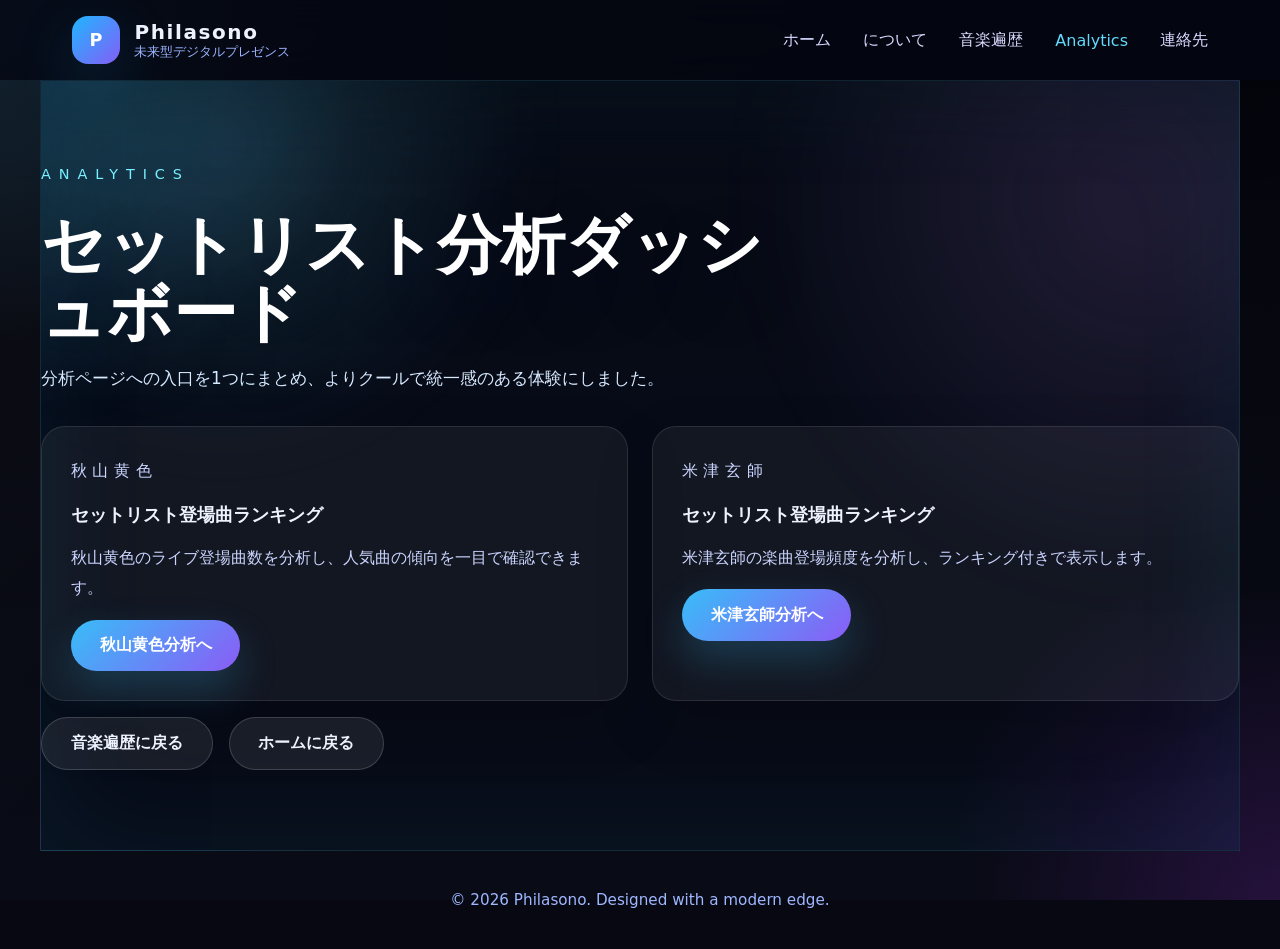
<file: analytics.html>
<!DOCTYPE html>
<html lang="ja">
<head>
    <meta charset="UTF-8">
    <meta name="viewport" content="width=device-width, initial-scale=1.0">
    <title>Philasono - Analytics</title>
    <link rel="stylesheet" href="style.css">
</head>
<body>
    <div class="page-bg"></div>

    <nav class="navbar">
        <div class="navbar-container">
            <div class="brand">
                <span class="brand-mark">P</span>
                <div>
                    <div class="logo">Philasono</div>
                    <p class="tagline">未来型デジタルプレゼンス</p>
                </div>
            </div>

            <button class="menu-toggle" aria-label="メニューを開く">
                <span></span>
                <span></span>
                <span></span>
            </button>

            <ul class="menu">
                <li><a href="index.html#home">ホーム</a></li>
                <li><a href="index.html#about">について</a></li>
                <li><a href="music.html">音楽遍歴</a></li>
                <li><a class="active" href="analytics.html">Analytics</a></li>
                <li><a href="index.html#contact">連絡先</a></li>
            </ul>
        </div>
    </nav>

    <main class="section section-alt section-music">
        <div class="section-header section-header-music">
            <p class="eyebrow">ANALYTICS</p>
            <h2>セットリスト分析ダッシュボード</h2>
            <p class="section-lead">分析ページへの入口を1つにまとめ、よりクールで統一感のある体験にしました。</p>
        </div>

        <div class="analysis-panel">
            <div class="analysis-card">
                <p class="eyebrow">秋山黄色</p>
                <h3>セットリスト登場曲ランキング</h3>
                <p>秋山黄色のライブ登場曲数を分析し、人気曲の傾向を一目で確認できます。</p>
                <a class="button button-primary" href="setlist.html">秋山黄色分析へ</a>
            </div>
            <div class="analysis-card">
                <p class="eyebrow">米津玄師</p>
                <h3>セットリスト登場曲ランキング</h3>
                <p>米津玄師の楽曲登場頻度を分析し、ランキング付きで表示します。</p>
                <a class="button button-primary" href="setlist_yonezu.html">米津玄師分析へ</a>
            </div>
        </div>

        <div class="hero-actions">
            <a class="button button-secondary" href="music.html">音楽遍歴に戻る</a>
            <a class="button button-secondary" href="index.html#home">ホームに戻る</a>
        </div>
    </main>

    <footer>
        <p>&copy; 2026 Philasono. Designed with a modern edge.</p>
    </footer>
    <script src="nav.js"></script>
</body>
</html>
</file>
<file: style.css>
* {
    margin: 0;
    padding: 0;
    box-sizing: border-box;
}

:root {
    color-scheme: dark;
    font-family: Inter, 'Segoe UI', system-ui, sans-serif;
    color: #eef2ff;
    background: #070812;
}

body {
    min-height: 100vh;
    background: transparent;
    overflow-x: hidden;
}

body.yonezu-page {
    color: #ffe7e7;
}

img {
    max-width: 100%;
    display: block;
}

.page-bg {
    position: fixed;
    inset: 0;
    background: radial-gradient(circle at top left, rgba(64, 191, 255, 0.16), transparent 22%),
                radial-gradient(circle at bottom right, rgba(178, 49, 255, 0.16), transparent 20%),
                linear-gradient(180deg, #04050b 0%, #090b16 100%);
    z-index: -2;
}

body.yonezu-page .page-bg {
    background: radial-gradient(circle at top left, rgba(255, 115, 115, 0.18), transparent 22%),
                radial-gradient(circle at bottom right, rgba(205, 35, 35, 0.16), transparent 20%),
                linear-gradient(180deg, #220101 0%, #2a0000 100%);
}

body.yonezu-page .navbar {
    background: rgba(40, 0, 0, 0.82);
    box-shadow: 0 24px 80px rgba(120, 10, 10, 0.22);
}

body.yonezu-page .brand-mark {
    background: linear-gradient(135deg, #ff5f5f, #b50000);
    box-shadow: 0 20px 60px rgba(255, 95, 95, 0.18);
}

body.yonezu-page .menu a,
body.yonezu-page .tagline,
body.yonezu-page .section-header.section-header-music .section-lead,
body.yonezu-page p {
    color: #ffe7e7;
}

body.yonezu-page .menu a:hover,
body.yonezu-page .menu a.active {
    color: #ff8c8c;
}

body.yonezu-page .button-primary {
    background: linear-gradient(135deg, #ff5c5c 0%, #d80000 100%);
    box-shadow: 0 18px 40px rgba(255, 92, 92, 0.24);
}

body.yonezu-page .button-secondary {
    background: rgba(255, 255, 255, 0.06);
    border: 1px solid rgba(255, 120, 120, 0.24);
    color: #ffe7e7;
}

body.yonezu-page .section-music {
    background: radial-gradient(circle at top left, rgba(255, 90, 90, 0.16), transparent 22%),
                radial-gradient(circle at bottom right, rgba(170, 20, 20, 0.14), transparent 20%),
                rgba(35, 0, 0, 0.94);
    border: 1px solid rgba(255, 80, 80, 0.15);
    box-shadow: inset 0 0 120px rgba(255, 40, 40, 0.08);
}

body.yonezu-page .section-music::before {
    background: radial-gradient(circle at 25% 20%, rgba(255, 80, 80, 0.18), transparent 20%),
                radial-gradient(circle at 80% 25%, rgba(180, 45, 45, 0.14), transparent 25%);
}

body.yonezu-page .section-header.section-header-music h2 {
    color: #ffe7e7;
    text-shadow: 0 24px 60px rgba(60, 0, 0, 0.35);
}

body.yonezu-page .section-header.section-header-music .eyebrow {
    color: #ffb6b6;
}

body.yonezu-page .section-music .tag {
    background: rgba(255, 110, 110, 0.18);
    color: #ffe7e7;
}

body.yonezu-page .glass-panel,
body.yonezu-page .section-music .project-card {
    background: rgba(65, 0, 0, 0.45);
    border-color: rgba(255, 80, 80, 0.18);
    box-shadow: 0 30px 80px rgba(120, 0, 0, 0.22);
}

.page-bg::after {
    content: '';
    position: absolute;
    inset: 0;
    background: linear-gradient(135deg, rgba(255,255,255,0.03), transparent 40%);
}

.navbar {
    position: sticky;
    top: 0;
    z-index: 50;
    backdrop-filter: blur(18px);
    background: rgba(4, 7, 18, 0.8);
    box-shadow: 0 24px 80px rgba(0, 0, 0, 0.24);
}

.navbar-container {
    max-width: 1200px;
    margin: 0 auto;
    padding: 1rem 2rem;
    display: flex;
    justify-content: space-between;
    align-items: center;
    gap: 1rem;
}

.brand {
    display: flex;
    align-items: center;
    gap: 0.9rem;
}

.brand-mark {
    width: 3rem;
    height: 3rem;
    display: grid;
    place-items: center;
    border-radius: 1rem;
    background: linear-gradient(135deg, #1fb6ff, #845ef7);
    color: white;
    font-weight: 800;
    font-size: 1.1rem;
    box-shadow: 0 20px 60px rgba(31, 182, 255, 0.18);
}

.logo {
    font-size: 1.25rem;
    font-weight: 700;
    letter-spacing: 0.08em;
}

.tagline {
    font-size: 0.8rem;
    color: #9bb4ff;
}

.menu {
    list-style: none;
    display: flex;
    gap: 2rem;
    align-items: center;
}

.menu li {
    position: relative;
}

.menu a {
    color: #d8dbff;
    text-decoration: none;
    font-weight: 500;
    transition: color 0.2s ease, transform 0.2s ease;
}

.menu a:hover,
.menu a.active {
    color: #61dafb;
    transform: translateY(-2px);
}

.menu-toggle {
    display: none;
    border: none;
    background: transparent;
    cursor: pointer;
    width: 2.5rem;
    height: 2.5rem;
    gap: 0.45rem;
    flex-direction: column;
    justify-content: center;
    align-items: center;
}

.menu-toggle span {
    display: block;
    width: 100%;
    height: 2px;
    background: #eef2ff;
    border-radius: 99px;
    transition: transform 0.3s ease, opacity 0.3s ease;
}

.navbar.open .menu-toggle span:nth-child(1) {
    transform: translateY(7px) rotate(45deg);
}

.navbar.open .menu-toggle span:nth-child(2) {
    opacity: 0;
}

.navbar.open .menu-toggle span:nth-child(3) {
    transform: translateY(-7px) rotate(-45deg);
}

.hero {
    position: relative;
    min-height: calc(100vh - 88px);
    padding: clamp(4rem, 8vw, 8rem) 2rem 4rem;
    display: grid;
    place-items: center;
    overflow: hidden;
}

.hero-overlay {
    position: absolute;
    inset: 0;
    background: radial-gradient(circle at 20% 20%, rgba(97, 218, 251, 0.2), transparent 20%),
                radial-gradient(circle at 80% 30%, rgba(132, 94, 247, 0.2), transparent 18%),
                radial-gradient(circle at 50% 80%, rgba(255, 255, 255, 0.09), transparent 16%);
    pointer-events: none;
}

.hero-content {
    position: relative;
    max-width: 800px;
    text-align: center;
    z-index: 1;
    animation: fadeInUp 1s ease-out;
}

.eyebrow {
    display: inline-flex;
    margin-bottom: 1rem;
    letter-spacing: 0.35em;
    color: #7e90ff;
    font-size: 0.85rem;
    text-transform: uppercase;
}

.hero h1 {
    font-size: clamp(3rem, 5vw, 5rem);
    line-height: 1.02;
    letter-spacing: -0.05em;
    margin-bottom: 1.4rem;
}

.hero-content p {
    font-size: 1.15rem;
    color: #cbd5ff;
    max-width: 730px;
    margin: 0 auto 2rem;
}

.hero-actions {
    display: inline-flex;
    flex-wrap: wrap;
    gap: 1rem;
    justify-content: center;
}

.button {
    display: inline-flex;
    align-items: center;
    justify-content: center;
    padding: 0.95rem 1.8rem;
    border-radius: 999px;
    font-weight: 600;
    transition: transform 0.2s ease, box-shadow 0.2s ease, background 0.2s ease;
    text-decoration: none;
}

.button-analytics {
    min-width: 220px;
    padding: 1rem 2rem;
    font-size: 1rem;
    letter-spacing: 0.04em;
    text-transform: uppercase;
}

.analysis-panel {
    display: grid;
    grid-template-columns: repeat(2, minmax(220px, 1fr));
    gap: 1.5rem;
    margin: 2rem 0 1rem;
}

.analysis-card {
    background: rgba(255, 255, 255, 0.05);
    border: 1px solid rgba(255, 255, 255, 0.1);
    border-radius: 1.5rem;
    padding: 1.8rem;
    box-shadow: 0 24px 60px rgba(0, 0, 0, 0.16);
    display: flex;
    flex-direction: column;
    gap: 1rem;
}

.analysis-card h3 {
    margin: 0;
    font-size: 1.15rem;
    color: #eef2ff;
}

.analysis-card p {
    margin: 0;
    color: #cbd5ff;
    line-height: 1.7;
}

.analysis-card .button {
    align-self: flex-start;
}

@media (max-width: 900px) {
    .analysis-panel {
        grid-template-columns: 1fr;
    }
}

.button:hover {
    transform: translateY(-2px);
}

.button-primary {
    background: linear-gradient(135deg, #38bdf8 0%, #8b5cf6 100%);
    color: white;
    box-shadow: 0 18px 40px rgba(56, 189, 248, 0.22);
}

.button-secondary {
    background: rgba(255, 255, 255, 0.08);
    border: 1px solid rgba(255, 255, 255, 0.16);
    color: #eef2ff;
}

.hero-stats {
    margin-top: 3rem;
    display: grid;
    grid-template-columns: repeat(3, minmax(0, 1fr));
    gap: 1rem;
    width: min(960px, 100%);
    z-index: 1;
}

.stat-card {
    background: rgba(255, 255, 255, 0.06);
    border: 1px solid rgba(255, 255, 255, 0.08);
    border-radius: 1.75rem;
    padding: 1.6rem;
    backdrop-filter: blur(18px);
    box-shadow: 0 20px 60px rgba(0, 0, 0, 0.22);
    color: #dbeafe;
}

.stat-card span {
    display: block;
    font-size: 1.25rem;
    color: #61dafb;
    margin-bottom: 0.75rem;
    font-weight: 700;
}

.stat-card p {
    font-size: 0.98rem;
    line-height: 1.8;
}

main {
    max-width: 1200px;
    margin: 0 auto;
    padding: 0 2rem 4rem;
}

.section {
    padding: clamp(4rem, 5vw, 6rem) 0;
}

.section-alt {
    background: rgba(255, 255, 255, 0.03);
}

.section-music {
    position: relative;
    overflow: hidden;
    padding: clamp(5rem, 6vw, 8rem) 0;
    background: radial-gradient(circle at top left, rgba(56, 189, 248, 0.16), transparent 22%),
                radial-gradient(circle at bottom right, rgba(147, 51, 234, 0.14), transparent 20%),
                rgba(8, 12, 24, 0.94);
    border: 1px solid rgba(97, 218, 251, 0.15);
    box-shadow: inset 0 0 120px rgba(56, 189, 248, 0.08);
}

.section-music::before {
    content: '';
    position: absolute;
    inset: -20%;
    background: radial-gradient(circle at 25% 20%, rgba(97, 218, 251, 0.18), transparent 20%),
                radial-gradient(circle at 80% 25%, rgba(196, 141, 253, 0.14), transparent 25%);
    filter: blur(40px);
    pointer-events: none;
    z-index: 0;
}

.section-header {
    max-width: 780px;
    margin-bottom: 2rem;
    position: relative;
    z-index: 1;
}

.section-header h2 {
    font-size: clamp(2.3rem, 4vw, 3.2rem);
    line-height: 1.05;
    margin-top: 0.5rem;
}

.section-header.section-header-music h2 {
    font-size: clamp(3rem, 5vw, 4.5rem);
    color: #ffffff;
    text-shadow: 0 24px 60px rgba(3, 12, 38, 0.35);
}

.section-header.section-header-music .eyebrow {
    color: #7af2ff;
    letter-spacing: 0.55em;
    font-size: 0.9rem;
}

.section-header.section-header-music .section-lead {
    margin-top: 1rem;
    max-width: 760px;
    color: #d7e9ff;
    font-size: 1.05rem;
    line-height: 1.85;
}

.section-header .eyebrow {
    color: #8b9cff;
}

.section p {
    font-size: 1rem;
    color: #cbd5ff;
    max-width: 680px;
    line-height: 1.9;
}

.about-grid,
.projects-grid {
    display: grid;
    gap: 1.5rem;
}

.about-grid {
    grid-template-columns: repeat(2, minmax(0, 1fr));
}

.glass-panel {
    background: rgba(255, 255, 255, 0.06);
    border: 1px solid rgba(255, 255, 255, 0.12);
    border-radius: 1.5rem;
    padding: 2rem;
    backdrop-filter: blur(18px);
    box-shadow: 0 30px 80px rgba(0, 0, 0, 0.18);
}

.glass-panel h3 {
    font-size: 1.3rem;
    margin-bottom: 0.9rem;
}

.glass-panel p {
    color: #dae0ff;
    line-height: 1.9;
}

.projects-grid {
    grid-template-columns: repeat(3, minmax(0, 1fr));
}

.project-card {
    padding: 2rem;
    border-radius: 2rem;
    background: linear-gradient(180deg, rgba(14, 18, 40, 0.94), rgba(7, 10, 23, 0.98));
    border: 1px solid rgba(97, 218, 251, 0.14);
    box-shadow: 0 30px 70px rgba(0, 0, 0, 0.24);
    transition: transform 0.25s ease, border-color 0.25s ease;
}

.project-card:hover {
    transform: translateY(-8px);
    border-color: rgba(97, 218, 251, 0.32);
}

.section-music .project-card {
    background: linear-gradient(180deg, rgba(10, 16, 32, 0.95), rgba(7, 10, 23, 0.98));
    border: 1px solid rgba(97, 218, 251, 0.22);
    box-shadow: 0 40px 100px rgba(56, 189, 248, 0.14);
}

.section-music .project-card:hover {
    transform: translateY(-10px) scale(1.01);
    border-color: rgba(56, 189, 248, 0.44);
    box-shadow: 0 40px 110px rgba(56, 189, 248, 0.24);
}

.section-music .project-card h3 {
    color: #f8fbff;
}

.section-music .project-card p {
    color: #d8e6ff;
}

.section-music .tag {
    background: rgba(97, 218, 251, 0.18);
    color: #a8ecff;
    box-shadow: inset 0 0 8px rgba(97, 218, 251, 0.08);
}

.project-card h3 {
    margin-bottom: 1rem;
    font-size: 1.35rem;
}

.project-card p {
    color: #c7d2fe;
    line-height: 1.8;
    margin-bottom: 1.5rem;
}

.tag {
    display: inline-flex;
    padding: 0.55rem 0.95rem;
    border-radius: 999px;
    background: rgba(97, 218, 251, 0.14);
    color: #8dd1ff;
    font-size: 0.85rem;
    font-weight: 600;
}

.contact-panel {
    display: grid;
    gap: 1.5rem;
}

.contact-panel a {
    width: fit-content;
}

footer {
    padding: 2.5rem 2rem;
    text-align: center;
    color: #9fb7ff;
    font-size: 0.95rem;
}

footer p {
    margin: 0;
}

@keyframes fadeInUp {
    from {
        opacity: 0;
        transform: translateY(32px);
    }
    to {
        opacity: 1;
        transform: translateY(0);
    }
}

@media (max-width: 980px) {
    .about-grid,
    .projects-grid,
    .hero-stats {
        grid-template-columns: 1fr;
    }

    .hero {
        padding-top: 5rem;
    }
}

@media (max-width: 768px) {
    .navbar-container {
        padding: 1rem 1.25rem;
    }

    .menu {
        position: absolute;
        top: 100%;
        right: 1.25rem;
        background: rgba(4, 7, 18, 0.97);
        border: 1px solid rgba(255, 255, 255, 0.1);
        border-radius: 1.5rem;
        flex-direction: column;
        align-items: flex-start;
        padding: 1rem;
        gap: 1rem;
        width: min(240px, calc(100vw - 2.5rem));
        opacity: 0;
        visibility: hidden;
        transform: translateY(-12px);
        transition: opacity 0.25s ease, transform 0.25s ease, visibility 0.25s ease;
    }

    .navbar.open .menu {
        opacity: 1;
        visibility: visible;
        transform: translateY(0);
    }

    .menu-toggle {
        display: inline-flex;
    }

    .menu a {
        width: 100%;
        padding: 0.75rem 0;
    }

    .hero h1 {
        font-size: clamp(2.4rem, 8vw, 3.5rem);
    }

    .hero-content p {
        font-size: 1rem;
    }

    .hero-stats {
        margin-top: 2rem;
    }

    main {
        padding: 0 1.25rem 3rem;
    }

    .section {
        padding: 3rem 0;
    }
}

/* ========================================
   ライブ参加履歴テーブルスタイル
   ======================================== */

.live-history-container {
    margin-top: 3rem;
    position: relative;
    z-index: 1;
}

.table-controls {
    display: grid;
    gap: 1.5rem;
    grid-template-columns: 1fr auto auto;
    margin-bottom: 2rem;
    align-items: end;
}

.search-wrapper {
    position: relative;
}

.filter-wrapper,
.sort-wrapper {
    display: flex;
    align-items: center;
    gap: 0.8rem;
    white-space: nowrap;
}

.filter-wrapper label,
.sort-wrapper label {
    color: #cbd5ff;
    font-weight: 500;
    font-size: 0.95rem;
}

.search-box {
    width: 100%;
    padding: 0.8rem 1.2rem;
    border-radius: 0.75rem;
    background: rgba(255, 255, 255, 0.05);
    border: 1px solid rgba(97, 218, 251, 0.2);
    color: #eef2ff;
    font-size: 0.95rem;
    transition: background 0.2s ease, border-color 0.2s ease, box-shadow 0.2s ease;
}

.search-box::placeholder {
    color: #9fb7ff;
}

.search-box:focus {
    outline: none;
    background: rgba(97, 218, 251, 0.08);
    border-color: rgba(97, 218, 251, 0.4);
    box-shadow: 0 0 12px rgba(97, 218, 251, 0.15);
}

.sort-wrapper {
    display: flex;
    align-items: center;
    gap: 0.8rem;
    white-space: nowrap;
}

.sort-wrapper label {
    color: #cbd5ff;
    font-weight: 500;
    font-size: 0.95rem;
}

.sort-select {
    padding: 0.8rem 1rem;
    border-radius: 0.75rem;
    background: rgba(97, 218, 251, 0.08);
    border: 1px solid rgba(97, 218, 251, 0.2);
    color: #eef2ff;
    font-size: 0.95rem;
    cursor: pointer;
    transition: background 0.2s ease, border-color 0.2s ease;
}

.sort-select:hover {
    background: rgba(97, 218, 251, 0.12);
    border-color: rgba(97, 218, 251, 0.3);
}

.sort-select:focus {
    outline: none;
    background: rgba(97, 218, 251, 0.12);
    border-color: rgba(97, 218, 251, 0.4);
    box-shadow: 0 0 12px rgba(97, 218, 251, 0.15);
}

.sort-select option {
    background: #1a1f3a;
    color: #eef2ff;
}

.table-wrapper {
    overflow-x: auto;
    border-radius: 1rem;
    background: rgba(255, 255, 255, 0.03);
    border: 1px solid rgba(97, 218, 251, 0.15);
    box-shadow: 0 30px 70px rgba(0, 0, 0, 0.24);
}

.live-history-table {
    width: 100%;
    border-collapse: collapse;
}

.ranking-wrapper {
    margin-bottom: 2rem;
    padding: 1.75rem;
    border-radius: 1rem;
    background: rgba(255, 255, 255, 0.04);
    border: 1px solid rgba(97, 218, 251, 0.15);
}

.ranking-header {
    margin-bottom: 1rem;
}

.ranking-header .eyebrow {
    color: #7af2ff;
    letter-spacing: 0.15em;
    font-size: 0.8rem;
    margin-bottom: 0.5rem;
}

.ranking-header h3 {
    margin: 0;
    color: #eef2ff;
    font-size: 1.5rem;
}

.ranking-wrapper .top-ranking-list {
    list-style: none;
    margin: 0;
    padding: 0;
    display: grid;
    gap: 0.75rem;
}

.ranking-wrapper .top-ranking-list li {
    display: grid;
    grid-template-columns: minmax(4.5rem, auto) 1fr;
    gap: 1rem;
    align-items: flex-start;
    padding: 1rem 1.2rem;
    border-radius: 0.85rem;
    background: rgba(255, 255, 255, 0.03);
    border: 1px solid rgba(97, 218, 251, 0.12);
    color: #eef2ff;
}

.ranking-wrapper .ranking-left {
    display: flex;
    flex-direction: column;
    gap: 0.35rem;
    align-items: flex-start;
}

.ranking-wrapper .ranking-count-wrap {
    display: flex;
    align-items: baseline;
    gap: 0.3rem;
}

.ranking-wrapper .ranking-count-number {
    font-size: 2.15rem;
    font-weight: 800;
    color: #7af2ff;
    line-height: 1;
}

.ranking-wrapper .ranking-count-label {
    font-size: 0.95rem;
    letter-spacing: 0.15em;
    color: #9bb4ff;
    text-transform: uppercase;
}

.ranking-wrapper .ranking-right {
    display: flex;
    flex-direction: column;
    gap: 0.45rem;
}

.ranking-wrapper .ranking-song-item {
    color: #eef2ff;
    padding: 0.55rem 0.85rem;
    border-radius: 0.9rem;
    background: rgba(255, 255, 255, 0.07);
    font-size: 0.98rem;
    letter-spacing: 0.01em;
}

.ranking-wrapper .ranking-position {
    color: #61dafb;
    font-weight: 800;
    font-size: 1.15rem;
}

.ranking-wrapper .ranking-count {
    display: none;
}

.live-history-table thead {
    background: linear-gradient(90deg, rgba(97, 218, 251, 0.1), rgba(56, 189, 248, 0.08));
    border-bottom: 1px solid rgba(97, 218, 251, 0.2);
}

.live-history-table th {
    padding: 1.2rem 1.5rem;
    text-align: left;
    color: #a8ecff;
    font-weight: 600;
    font-size: 0.95rem;
    letter-spacing: 0.05em;
    text-transform: uppercase;
}

.live-history-table tbody tr {
    border-bottom: 1px solid rgba(97, 218, 251, 0.08);
    transition: background 0.2s ease;
}

.live-history-table tbody tr:hover {
    background: rgba(97, 218, 251, 0.06);
}

.live-history-table tbody tr:last-child {
    border-bottom: none;
}

.group-row {
    background: rgba(255, 255, 255, 0.04);
}

.group-header {
    display: flex;
    align-items: center;
    gap: 0.75rem;
    padding: 1rem 1.5rem;
    color: #eef2ff;
    font-size: 0.95rem;
}

.group-date {
    color: #7af2ff;
    font-weight: 600;
}

.group-title {
    font-size: 1rem;
}

.live-history-table td {
    padding: 1rem 1.5rem;
    color: #dae0ff;
    font-size: 0.95rem;
    line-height: 1.6;
}

.live-history-table .col-no {
    color: #8b9cff;
    font-weight: 600;
    width: 60px;
}

.live-history-table .col-date {
    color: #9fb7ff;
    font-weight: 500;
    width: 140px;
}

.live-history-table .col-title {
    color: #eef2ff;
    font-weight: 500;
}

.live-history-table .col-location {
    color: #cbd5ff;
    font-style: italic;
}

.loading-row td,
.empty-row td {
    text-align: center;
    color: #9fb7ff;
    padding: 2rem 1.5rem;
}

.error-message {
    margin-top: 1.5rem;
    padding: 1.2rem 1.5rem;
    background: rgba(239, 68, 68, 0.1);
    border: 1px solid rgba(239, 68, 68, 0.3);
    border-radius: 0.75rem;
    color: #fca5a5;
    font-size: 0.95rem;
}

.result-count-wrapper {
    margin-bottom: 1.5rem;
    display: flex;
    justify-content: flex-end;
}

.result-count {
    color: #9bb4ff;
    font-size: 0.95rem;
    font-weight: 500;
}

.hero-actions-top {
    margin-top: 1.5rem;
    margin-bottom: 2rem;
    display: flex;
    justify-content: flex-start;
}

@media (max-width: 768px) {
    .table-controls {
        grid-template-columns: 1fr;
        gap: 1rem;
    }

    .sort-wrapper {
        flex-direction: column;
        align-items: flex-start;
        width: 100%;
    }

    .sort-select {
        width: 100%;
    }

    .live-history-table {
        font-size: 0.85rem;
    }

    .live-history-table th,
    .live-history-table td {
        padding: 0.75rem 0.8rem;
    }

    .live-history-table .col-no {
        width: auto;
    }

    .live-history-table .col-date {
        width: auto;
    }

    .loading-row td,
    .empty-row td {
        padding: 1.5rem 0.8rem;
    }
}
</file>
